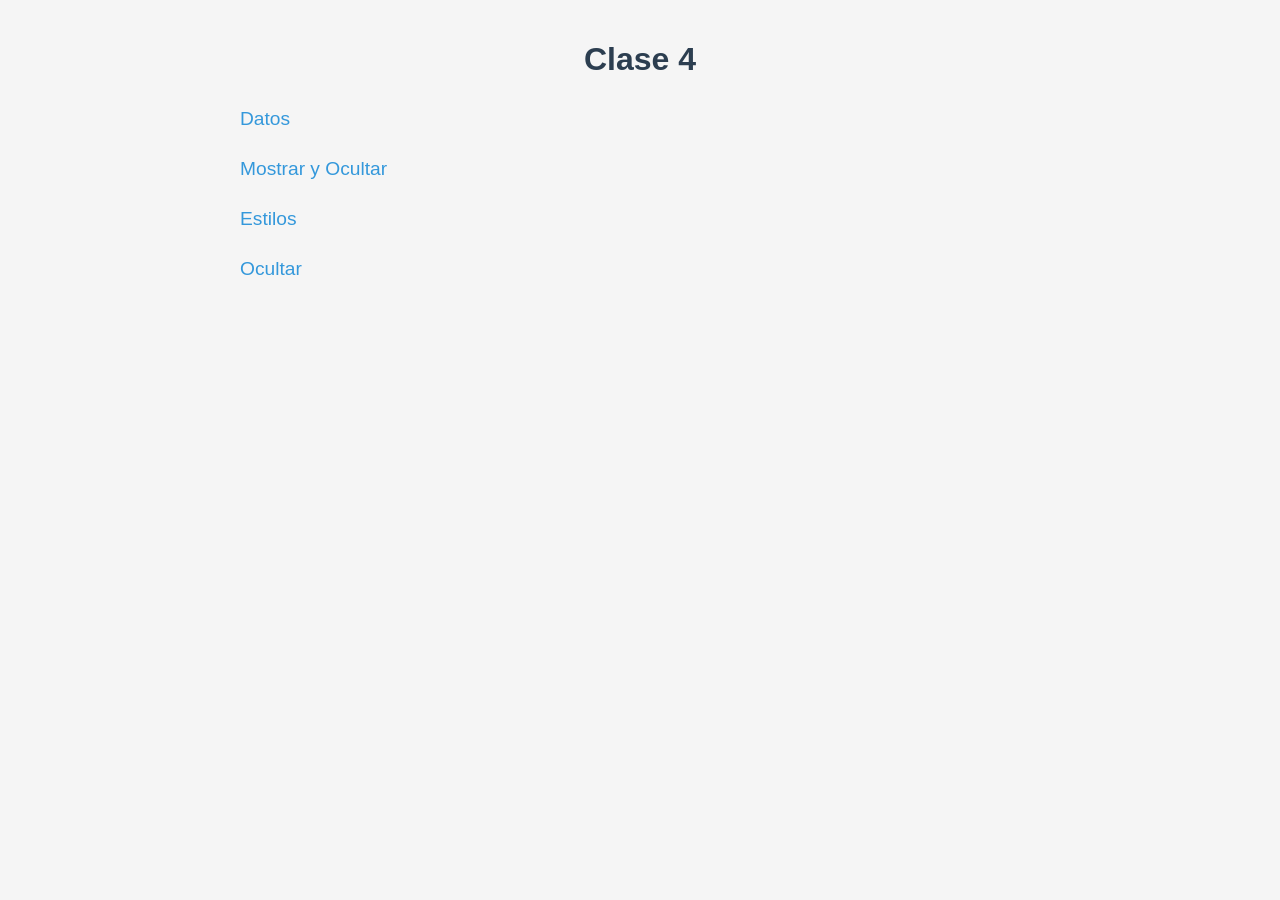
<file: index.html>
<!DOCTYPE html>
<html lang="en">
<head>
    <meta charset="UTF-8">
    <meta name="viewport" content="width=device-width, initial-scale=1.0">
    <title>Clase 4</title>
    <style>
        body {
            font-family: 'Segoe UI', Tahoma, Geneva, Verdana, sans-serif;
            max-width: 800px;
            margin: 0 auto;
            padding: 20px;
            background-color: #f5f5f5;
            color: #333;
        }
        h1 {
            color: #2c3e50;
            text-align: center;
            margin-bottom: 30px;
        }
        a {
            display: block;
            margin-bottom: 10px;
            color: #3498db;
            text-decoration: none;
            font-size: 1.2em;
        }
        a:hover {
            text-decoration: underline;
        }
    </style>
</head>
<body>

    <H1>Clase 4</H1>
    <a href="datos.html">Datos</a> <br>
    <a href="mostrar.html">Mostrar y Ocultar</a> <br>
    <a href="estilos.html">Estilos</a> <br>
    <a href="ocultar.html">Ocultar</a>
</body>
</html>
</file>
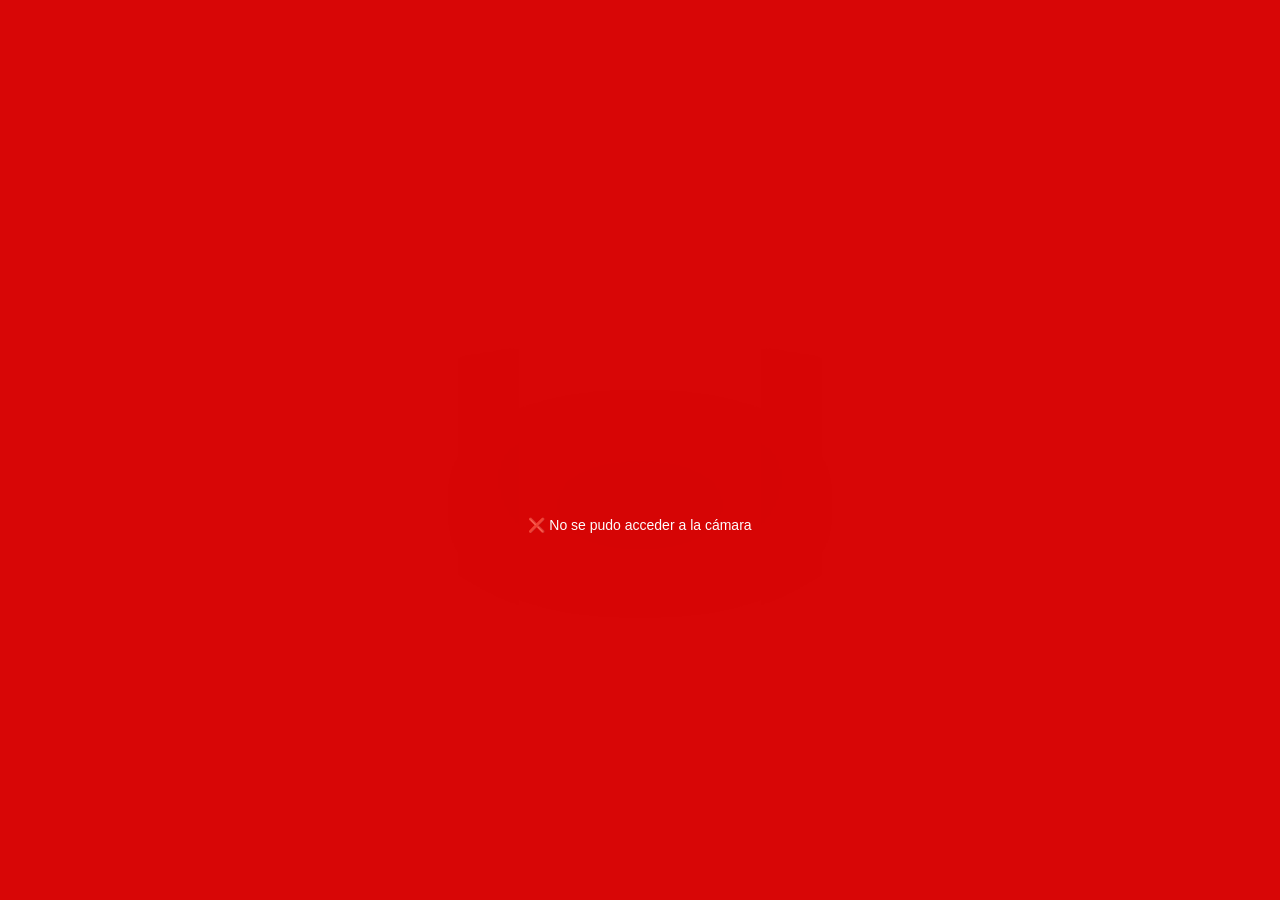
<file: camara.html>
<!DOCTYPE html>
<html lang="es">
<head>
    <meta charset="UTF-8">
    <meta name="viewport" content="width=device-width, initial-scale=1.0">
    <title>Cámara con efecto simple</title>
    <style>
        body {
            margin: 0;
            min-height: 100vh;
            display: flex;
            justify-content: center;
            align-items: center;
            background: #d80606;
            font-family: Arial, sans-serif;
        }
        
        .container {
            text-align: center;
        }
        
        video {
            width: 100%;
            max-width: 640px;
            border-radius: 8px;
            box-shadow: 0 4px 6px rgba(0,0,0,0.3);
            /* Efecto: escala de grises */
            filter:blur(70px)
        }
        
        p {
            color: white;
            margin-top: 10px;
            font-size: 14px;
        }
    </style>
</head>
<body>
    <div class="container">
        <video id="video" autoplay playsinline></video>
        <p>📹 Efecto: Escala de grises</p>
    </div>

    <script>
        // Solicitar acceso a la cámara
        async function iniciarCamara() {
            try {
                const stream = await navigator.mediaDevices.getUserMedia({ video: true });
                const video = document.getElementById('video');
                video.srcObject = stream;
            } catch (error) {
                console.error('Error al acceder a la cámara:', error);
                document.querySelector('p').textContent = '❌ No se pudo acceder a la cámara';
            }
        }

        // Iniciar cuando cargue la página
        iniciarCamara();
    </script>
</body>
</html>
</file>
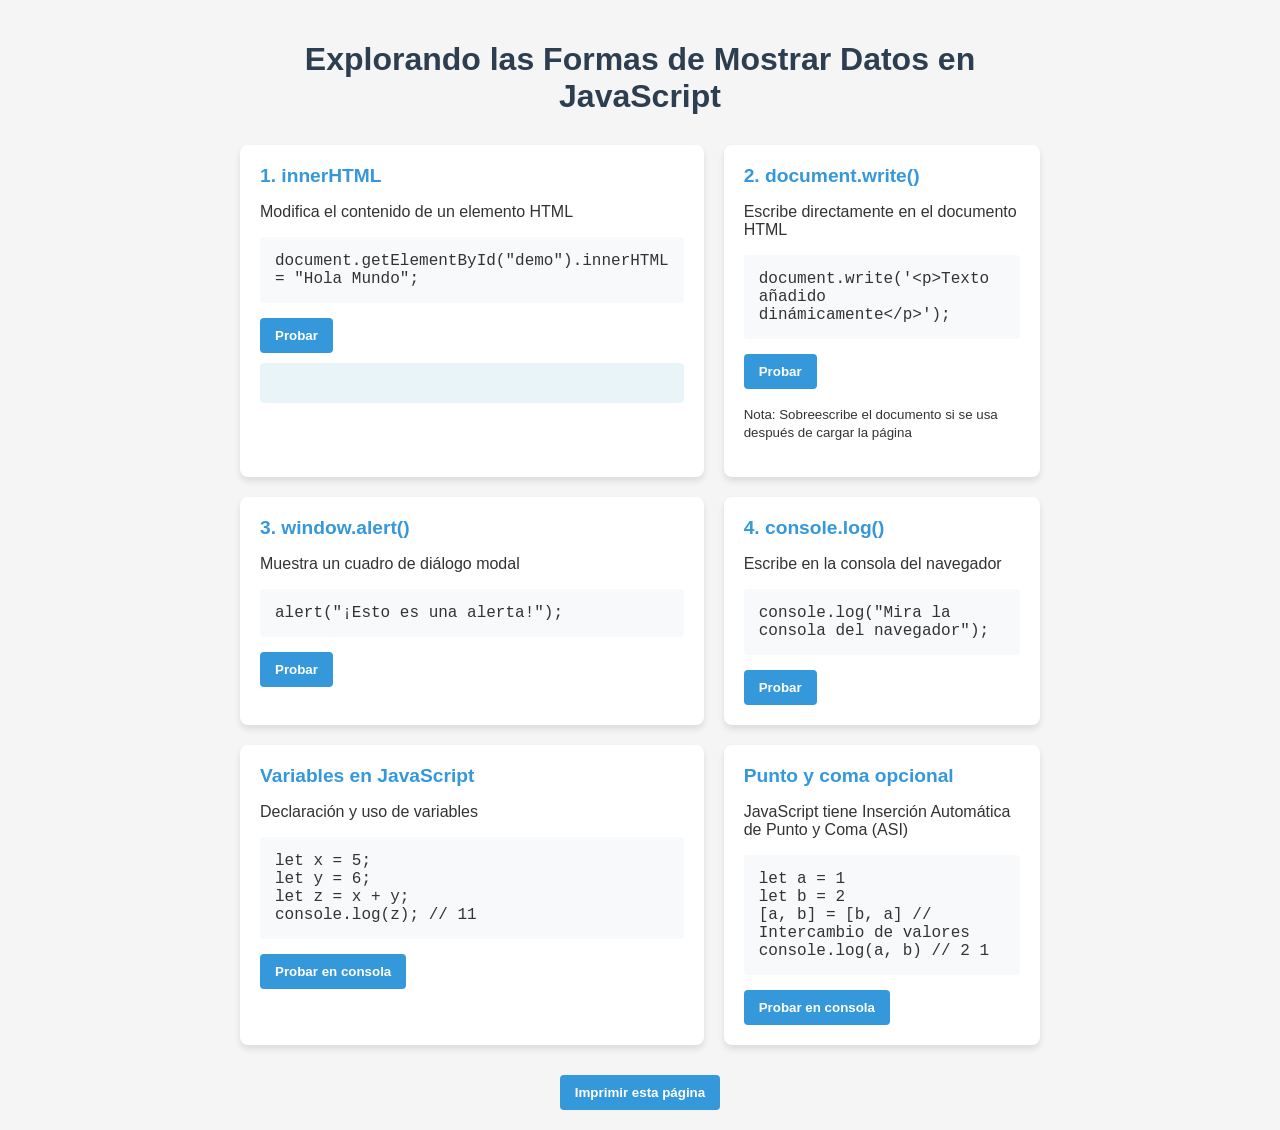
<file: datos.html>
<!DOCTYPE html>
<html lang="es">
<head>
    <meta charset="UTF-8">
    <meta name="viewport" content="width=device-width, initial-scale=1.0">
    <title>Explorando JavaScript</title>
    <style>
        body {
            font-family: 'Segoe UI', Tahoma, Geneva, Verdana, sans-serif;
            max-width: 800px;
            margin: 0 auto;
            padding: 20px;
            background-color: #f5f5f5;
            color: #333;
        }
        h1 {
            color: #2c3e50;
            text-align: center;
            margin-bottom: 30px;
        }
        .container {
            display: grid;
            grid-template-columns: 1fr 1fr;
            gap: 20px;
        }
        .card {
            background-color: white;
            border-radius: 8px;
            padding: 20px;
            box-shadow: 0 4px 6px rgba(0, 0, 0, 0.1);
            transition: transform 0.3s ease;
        }
        .card:hover {
            transform: translateY(-5px);
        }
        .card h2 {
            color: #3498db;
            margin-top: 0;
            font-size: 1.2em;
        }
        button {
            background-color: #3498db;
            color: white;
            border: none;
            padding: 10px 15px;
            border-radius: 4px;
            cursor: pointer;
            font-weight: bold;
            transition: background-color 0.3s;
        }
        button:hover {
            background-color: #2980b9;
        }
        .code-block {
            background-color: #f8f9fa;
            padding: 15px;
            border-radius: 4px;
            font-family: 'Courier New', Courier, monospace;
            overflow-x: auto;
            margin: 15px 0;
        }
        .output {
            background-color: #e8f4f8;
            padding: 10px;
            border-radius: 4px;
            margin-top: 10px;
            min-height: 20px;
        }
        .footer {
            text-align: center;
            margin-top: 30px;
            font-style: italic;
            color: #7f8c8d;
        }
        .highlight {
            animation: highlight 2s;
        }
        @keyframes highlight {
            0% { background-color: #ede7ff; }
            100% { background-color: rgb(211, 20, 20); }
        }
    </style>
</head>
<body>
    <h1>Explorando las Formas de Mostrar Datos en JavaScript</h1>
    
    <div class="container">
        <!-- innerHTML -->
        <div class="card" id="innerHTML-card">
            <h2>1. innerHTML</h2>
            <p>Modifica el contenido de un elemento HTML</p>
            <div class="code-block">
                document.getElementById("demo").innerHTML = "Hola Mundo";
            </div>
            <button onclick="demoInnerHTML()">Probar</button>
            <div class="output" id="demo"></div>
        </div>
        
        <!-- document.write() -->
        <div class="card">
            <h2>2. document.write()</h2>
            <p>Escribe directamente en el documento HTML</p>
            <div class="code-block">
                document.write('&lt;p&gt;Texto añadido dinámicamente&lt;/p&gt;');
            </div>
            <button onclick="demoDocumentWrite()">Probar</button>
            <p><small>Nota: Sobreescribe el documento si se usa después de cargar la página</small></p>
        </div>
        
        <!-- window.alert() -->
        <div class="card">
            <h2>3. window.alert()</h2>
            <p>Muestra un cuadro de diálogo modal</p>
            <div class="code-block">
                alert("¡Esto es una alerta!");
            </div>
            <button onclick="demoAlert()">Probar</button>
        </div>
        
        <!-- console.log() -->
        <div class="card">
            <h2>4. console.log()</h2>
            <p>Escribe en la consola del navegador</p>
            <div class="code-block">
                console.log("Mira la consola del navegador");
            </div>
            <button onclick="demoConsoleLog()">Probar</button>
        </div>
        
        <!-- Variables -->
        <div class="card">
            <h2>Variables en JavaScript</h2>
            <p>Declaración y uso de variables</p>
            <div class="code-block">
                let x = 5;<br>
                let y = 6;<br>
                let z = x + y;<br>
                console.log(z); // 11
            </div>
            <button onclick="demoVariables()">Probar en consola</button>
        </div>
        
        <!-- Punto y coma -->
        <div class="card">
            <h2>Punto y coma opcional</h2>
            <p>JavaScript tiene Inserción Automática de Punto y Coma (ASI)</p>
            <div class="code-block">
                let a = 1<br>
                let b = 2<br>
                [a, b] = [b, a] // Intercambio de valores<br>
                console.log(a, b) // 2 1
            </div>
            <button onclick="demoSemicolon()">Probar en consola</button>
        </div>
    </div>
    
    <!-- Impresión -->
    <div style="text-align: center; margin-top: 30px;">
        <button onclick="window.print()">Imprimir esta página</button>
    </div>
    
    <script>
        // Función para innerHTML
        function demoInnerHTML() {
            const card = document.getElementById("innerHTML-card")
            card.classList.add("highlight")
            setTimeout(() => card.classList.remove("highlight"), 2000)
            
            document.getElementById("demo").innerHTML = `
                <strong>¡Funciona!</strong> La suma de 5 + 6 es ${5 + 6}.
                <br><small>${new Date().toLocaleTimeString()}</small>
            `
        }
        
        // Función para document.write()
        function demoDocumentWrite() {
            document.write(`
                <div style="padding:20px;background:#e3f2fd;border-radius:8px;">
                    <h2>Document.write() en acción</h2>
                    <p>Este contenido se ha añadido dinámicamente.</p>
                    <p>5 + 6 = ${5 + 6}</p>
                    <button onclick="window.location.reload()">Volver</button>
                </div>
            `)
        }
        
        // Función para alert()
        function demoAlert() {
            alert(`¡Alerta! La suma de 7 + 8 es ${7 + 8}`)
        }
        
        // Función para console.log()
        function demoConsoleLog() {
            console.log("%c¡Hola desde la consola!", 
                "color: white; background: linear-gradient(90deg, #3498db, #2ecc71); padding: 5px 10px; border-radius: 3px;")
            console.log("Puedes inspeccionar elementos, ver errores y mucho más aquí.")
            console.table([
                { Método: "innerHTML", Uso: "Modificar elementos HTML" },
                { Método: "document.write()", Uso: "Escribir en el documento" },
                { Método: "alert()", Uso: "Mostrar alertas" },
                { Método: "console.log()", Uso: "Depuración" }
            ])
        }
        
        // Función para variables
        function demoVariables() {
            let x = 5
            let y = 6
            let z = x + y
            
            console.group("Demo de Variables")
            console.log("x =", x)
            console.log("y =", y)
            console.log("z = x + y =", z)
            console.groupEnd()
        }
        
        // Función para punto y coma
        function demoSemicolon() {
            let a = 1
            let b = 2
            
            console.group("Demo de Punto y Coma")
            console.log("Antes del intercambio: a =", a, "b =", b)
            
            // Intercambio de valores sin punto y coma
            [a, b] = [b, a]
            
            console.log("Después del intercambio: a =", a, "b =", b)
            console.log("JavaScript interpretó correctamente el código sin punto y coma")
            console.groupEnd()
        }
    </script>
</body>
</html>
</file>
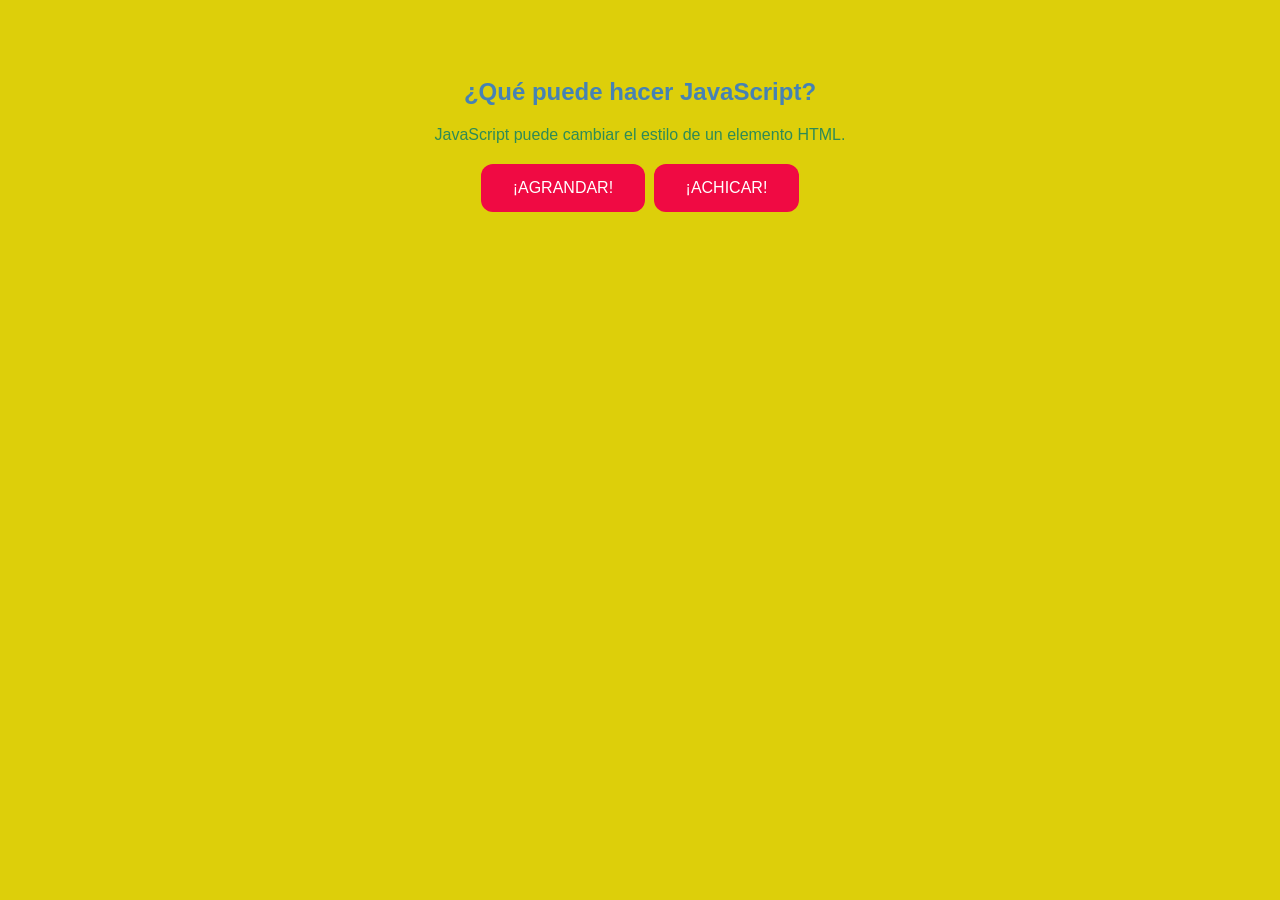
<file: estilo.html>
<!DOCTYPE html>
<html lang="es">
<head>
    <meta charset="UTF-8">
    <meta name="viewport" content="width=device-width, initial-scale=1.0">
    <title>Ejemplo JavaScript + CSS</title>
    <style>
        /* Estilos generales de la página */
        body {
            font-family: Arial, sans-serif;
            background-color: #ddcf0a; /* Color de fondo azul claro */
            text-align: center;
            padding: 50px;
        }
        
        /* Estilos del título */
        h2 {
            color: #4682b4; /* Color azul acero */
        }
        
        /* Estilos del párrafo con id "mensaje" */
        #mensaje {
            color: #2e8b57; /* Color verde marino */
            transition: font-size 0.5s ease; /* Transición suave del tamaño de fuente */
        }
        
        /* Estilos del botón */
        button {
            background-color: hsl(345, 92%, 49%); /* Color de fondo verde */
            color: white; /* Texto en color blanco */
            padding: 15px 32px; /* Espaciado interno */
            text-align: center;
            text-decoration: none;
            display: inline-block;
            font-size: 16px;
            margin: 4px 2px;
            cursor: pointer;
            border: none;
            border-radius: 12px; /* Bordes redondeados */
            transition: background-color 1s ease; /* Cambio de color suave */
        }
        
        /* Cambio de color cuando el mouse está sobre el botón */
        button:hover {
            background-color: #7909f8;
        }
    </style>
</head>
<body>

    <h2>¿Qué puede hacer JavaScript?</h2>

    <p id="mensaje">JavaScript puede cambiar el estilo de un elemento HTML.</p>

    <!-- Botón que cambia el tamaño del texto al hacer clic -->
    <button type="button" onclick="document.getElementById('mensaje').style.fontSize='35px'">
        ¡AGRANDAR!
    </button>
     <button type="button" onclick="document.getElementById('mensaje').style.fontSize='12px'">
        ¡ACHICAR!
    </button>

</body>
</html>
</file>
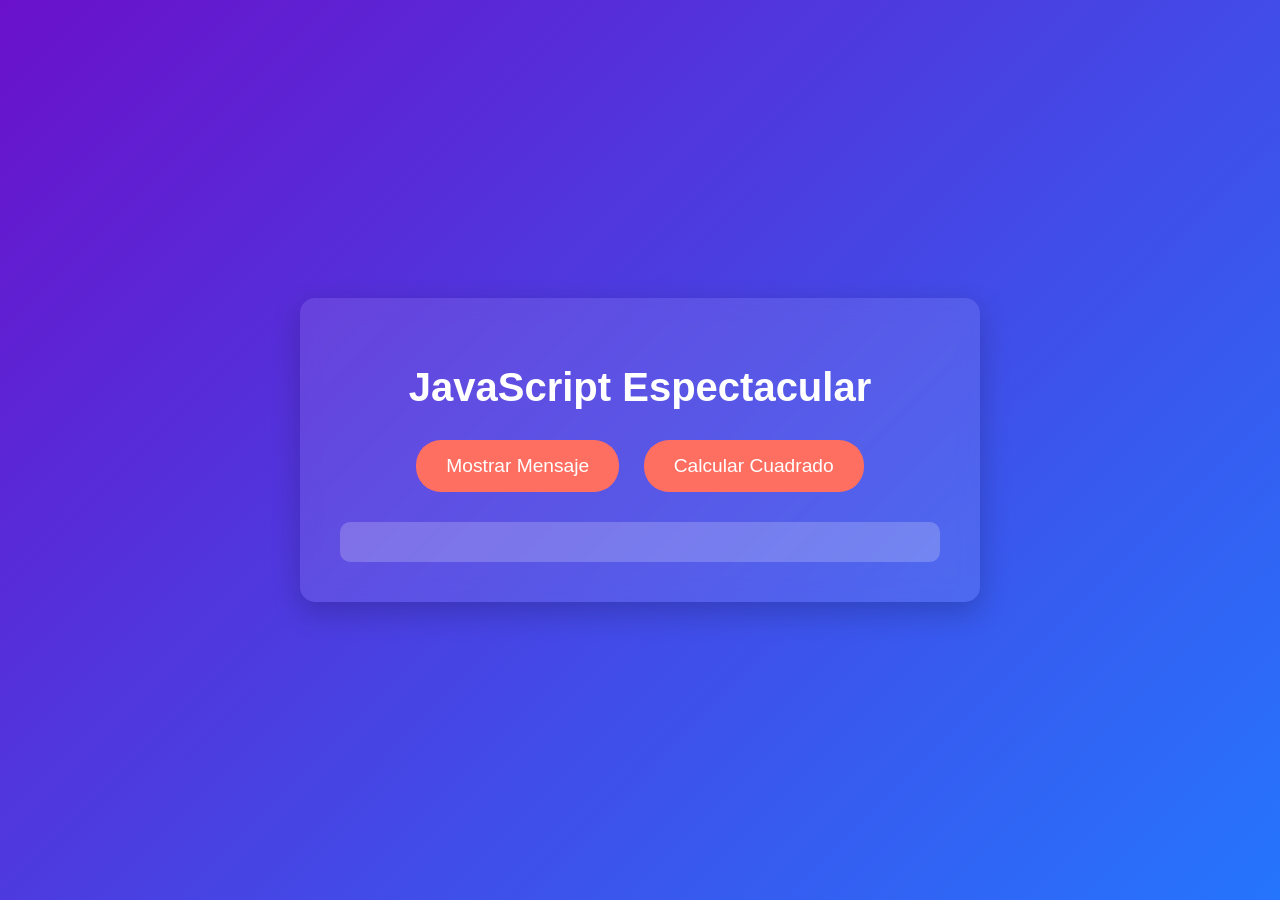
<file: funciones.html>
<!DOCTYPE html>
<html lang="es">
<head>
    <meta charset="UTF-8">
    <meta name="viewport" content="width=device-width, initial-scale=1.0">
    <title>JavaScript Espectacular</title>
    <style>
        body {
            font-family: 'Arial', sans-serif;
            background: linear-gradient(135deg, #6a11cb, #2575fc);
            display: flex;
            justify-content: center;
            align-items: center;
            height: 100vh;
            margin: 0;
            color: #fff;
        }

        .container {
            text-align: center;
            background: rgba(255, 255, 255, 0.1);
            padding: 40px;
            border-radius: 15px;
            box-shadow: 0 10px 30px rgba(0, 0, 0, 0.2);
            backdrop-filter: blur(10px);
            max-width: 600px;
            width: 100%;
        }

        h1 {
            font-size: 2.5em;
            margin-bottom: 20px;
        }

        p {
            font-size: 1.2em;
            margin-bottom: 20px;
        }

        .button {
            background-color: #ff6f61;
            color: white;
            padding: 15px 30px;
            border: none;
            border-radius: 25px;
            font-size: 1.2em;
            cursor: pointer;
            transition: background-color 0.3s ease, transform 0.3s ease;
            margin: 10px;
        }

        .button:hover {
            background-color: #ff3b2f;
            transform: scale(1.1);
        }

        .output {
            margin-top: 20px;
            padding: 20px;
            background: rgba(255, 255, 255, 0.2);
            border-radius: 10px;
            color: #fff;
            font-size: 1.1em;
        }
    </style>
</head>
<body>
    <div class="container">
        <h1>JavaScript Espectacular</h1>

        <!-- Funciones -->
        <button class="button" onclick="showMessage()">Mostrar Mensaje</button>
        <button class="button" onclick="calculateSquare()">Calcular Cuadrado</button>

        <!-- Salida dinámica -->
        <div class="output" id="output"></div>
    </div>

    <script>
        // Funciones
        function showMessage() {
            document.getElementById("output").textContent = "¡Hola! Este es un mensaje desde una función.";
        }

        function calculateSquare() {
            let number = prompt("Ingresa un número para calcular su cuadrado:");
            if (number !== null) {
                let result = number ** 2;
                document.getElementById("output").textContent = `El cuadrado de ${number} es: ${result}`;
            }
        }
    </script>
</body>
</html>
</file>
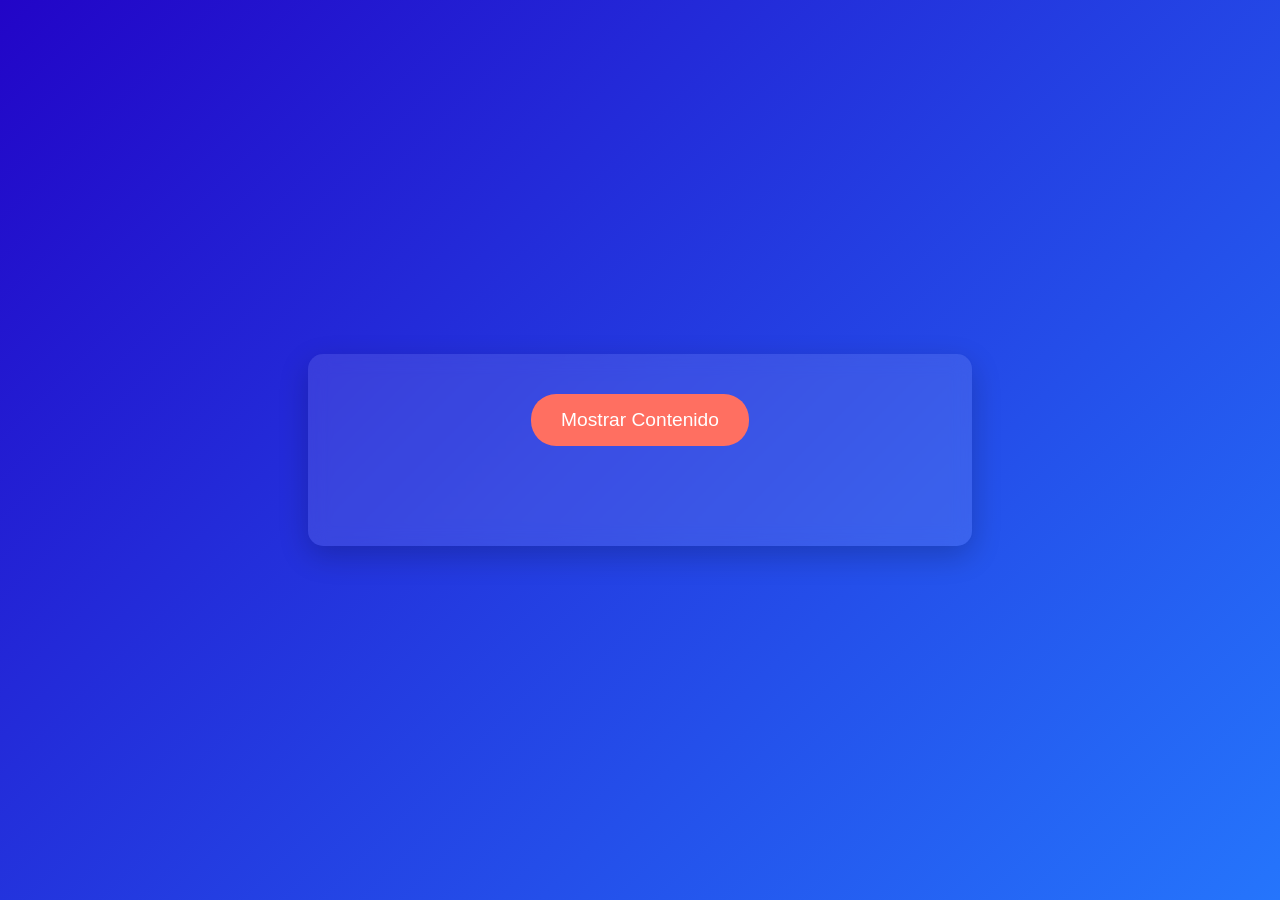
<file: mostrar.html>
<!DOCTYPE html>
<html lang="es">
    <link rel="stylesheet" href="mostrar.css">
<head>
    <meta charset="UTF-8">
    <meta name="viewport" content="width=device-width, initial-scale=1.0">
    <title>Mostrar y Ocultar con Estilo</title>

</head>
<body>
    <div class="container">
        <button id="toggleButton">Mostrar Contenido</button>
        <div id="content">
            ¡Este es un contenido espectacular que aparece y desaparece con estilo! 🌟
        </div>
    </div>
<script src="mostrar.js"></script>
    
</body>
</html>
</file>
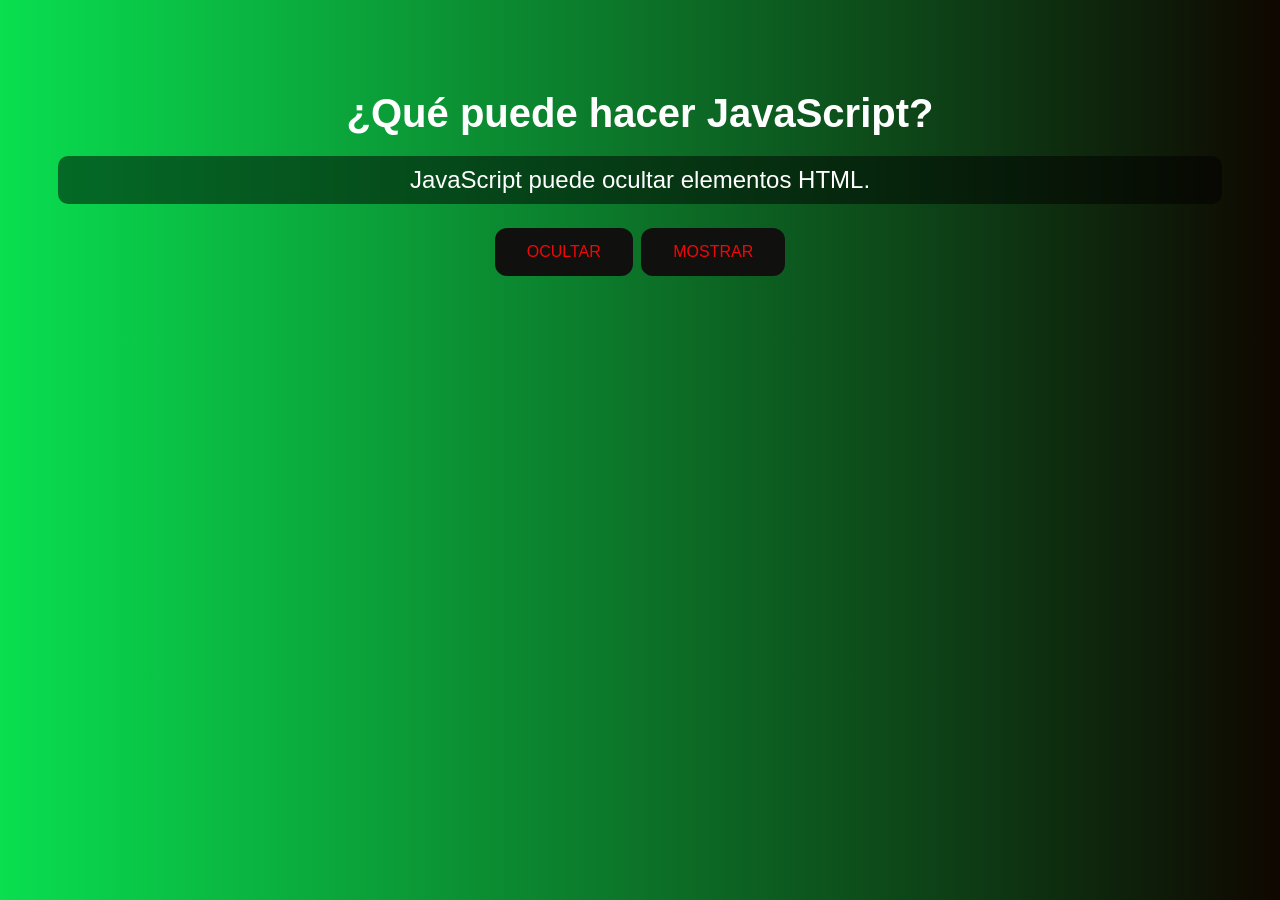
<file: ocultar.html>
<!DOCTYPE html>
<html lang="es">
<head>
    <meta charset="UTF-8">
    <meta name="viewport" content="width=device-width, initial-scale=1.0">
    <style>
        /* Estilos generales de la página */
        body {
            font-family: 'Segoe UI', Tahoma, Geneva, Verdana, sans-serif;
            background: linear-gradient(to right, #09df50, #0f0701); /* Fondo con degradado */
            text-align: center;
            padding: 50px;
            color: white;
        }
        
        /* Estilos del título */
        h2 {
            font-size: 2.5em;
            margin-bottom: 20px;
        }
        
        /* Estilos del párrafo con id "mensaje" */
        #mensaje {
            font-size: 1.5em;
            margin: 20px 0;
            padding: 10px;
            background-color: rgba(0, 0, 0, 0.5);
            border-radius: 10px;
            transition: opacity 0.5s ease, transform 0.5s ease;
        }
        
        /* Estilos del botón */
        button {
            background-color: #10110f; /* Color de fondo verde */
            color: rgb(240, 8, 8);
            padding: 15px 32px;
            text-align: center;
            text-decoration: none;
            display: inline-block;
            font-size: 16px;
            margin: 4px 2px;
            cursor: pointer;
            border: none;
            border-radius: 12px; /* Bordes redondeados */
            transition: background-color 0.3s ease, transform 0.3s ease;
        }
        
        /* Cambio de estilo cuando el mouse está sobre el botón */
        button:hover {
            background-color: #2432f0;
            transform: scale(1.1);
        }
    </style>
</head>
<body>

    <h2>¿Qué puede hacer JavaScript?</h2>

    <p id="mensaje">JavaScript puede ocultar elementos HTML.</p>

    <!-- Botón que oculta el párrafo al hacer clic -->
    <button type="button" onclick="ocultarElemento()">OCULTAR</button>
    <button type="button" onclick="mostrarElemento()">MOSTRAR</button>
    <script>
        function ocultarElemento() {
            var elemento = document.getElementById('mensaje');
            elemento.style.opacity = '0';
            elemento.style.transform = 'scale(0.5)';
            setTimeout(function() {
                elemento.style.display = 'none';
            }, 500);
        }
        function mostrarElemento(){
             var elemento = document.getElementById('mensaje');
            elemento.style.opacity = '10';
            elemento.style.transform = 'scale(1)';
            setTimeout(function() {
                elemento.style.display = 'block';
            }, 500);

        }
    </script>

</body>
</html>
</file>
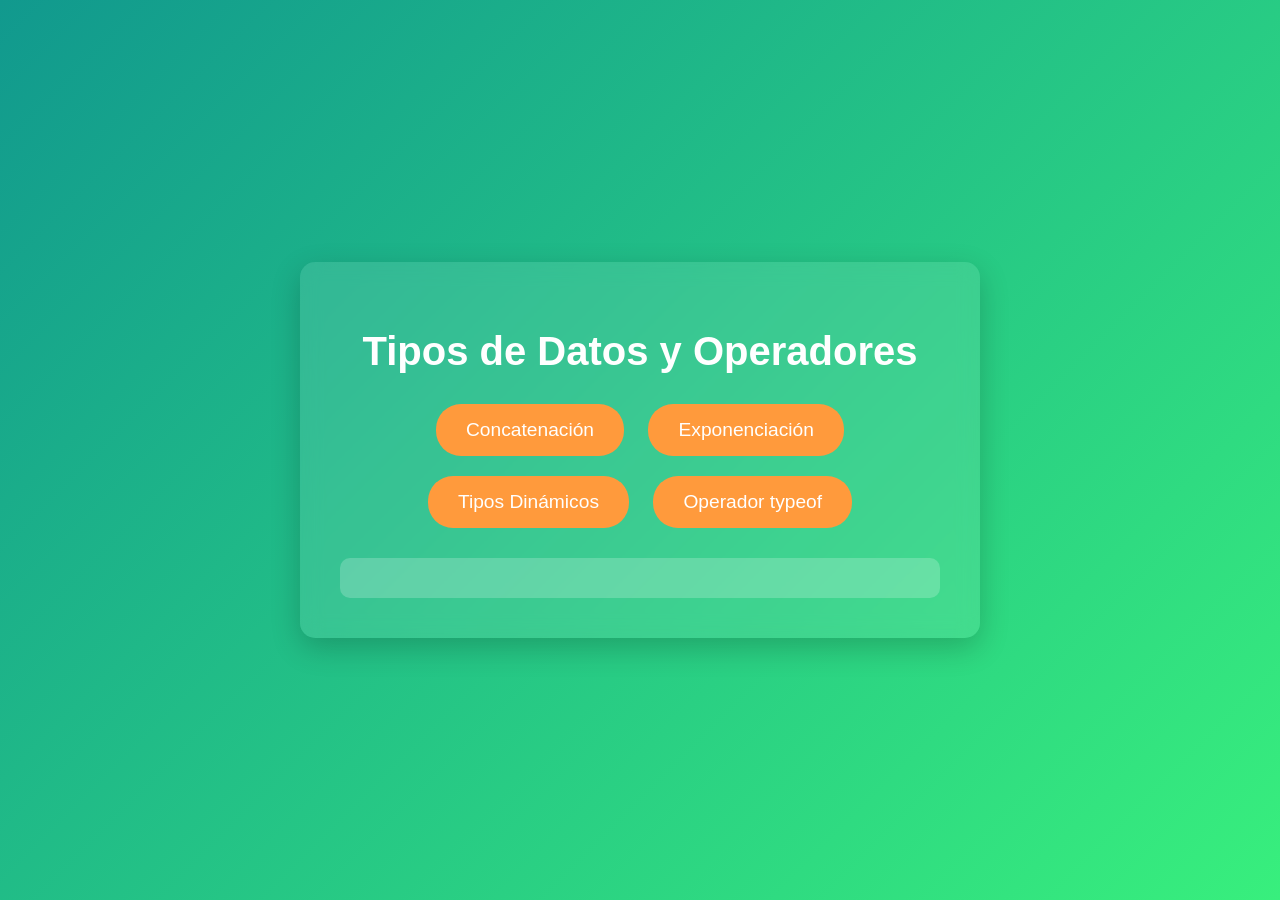
<file: tipos.html>
<!DOCTYPE html>
<html lang="es">
<head>
    <meta charset="UTF-8">
    <meta name="viewport" content="width=device-width, initial-scale=1.0">
    <title>Tipos de Datos y Operadores en JS</title>
    <style>
        body {
            font-family: 'Arial', sans-serif;
            background: linear-gradient(135deg, #11998e, #38ef7d);
            display: flex;
            justify-content: center;
            align-items: center;
            height: 100vh;
            margin: 0;
            color: #fff;
        }

        .container {
            text-align: center;
            background: rgba(255, 255, 255, 0.1);
            padding: 40px;
            border-radius: 15px;
            box-shadow: 0 10px 30px rgba(0, 0, 0, 0.2);
            backdrop-filter: blur(10px);
            max-width: 600px;
            width: 100%;
        }

        h1 {
            font-size: 2.5em;
            margin-bottom: 20px;
        }

        p {
            font-size: 1.2em;
            margin-bottom: 20px;
        }

        .button {
            background-color: #ff9a3c;
            color: white;
            padding: 15px 30px;
            border: none;
            border-radius: 25px;
            font-size: 1.2em;
            cursor: pointer;
            transition: background-color 0.3s ease, transform 0.3s ease;
            margin: 10px;
        }

        .button:hover {
            background-color: #ff6f3c;
            transform: scale(1.1);
        }

        .output {
            margin-top: 20px;
            padding: 20px;
            background: rgba(255, 255, 255, 0.2);
            border-radius: 10px;
            color: #fff;
            font-size: 1.1em;
            text-align: left;
        }
    </style>
</head>
<body>
    <div class="container">
        <h1>Tipos de Datos y Operadores</h1>

        <!-- Botones de demostración -->
        <button class="button" onclick="showConcatenation()">Concatenación</button>
        <button class="button" onclick="showExponentiation()">Exponenciación</button>
        <button class="button" onclick="showDynamicTypes()">Tipos Dinámicos</button>
        <button class="button" onclick="showTypeof()">Operador typeof</button>

        <!-- Salida dinámica -->
        <div class="output" id="output"></div>
    </div>

    <script>
        // Función para limpiar y preparar la salida
        function prepareOutput() {
            document.getElementById("output").innerHTML = "";
        }

        // 1. Demostración de concatenación
        function showConcatenation() {
            prepareOutput();
            let output = document.getElementById("output");
            
            let firstName = "Juan";
            let lastName = "Pérez";
            let fullName = firstName + " " + lastName;
            
            output.innerHTML += `<p><strong>Concatenación de cadenas:</strong></p>`;
            output.innerHTML += `<p>firstName = "${firstName}"</p>`;
            output.innerHTML += `<p>lastName = "${lastName}"</p>`;
            output.innerHTML += `<p>fullName = firstName + " " + lastName</p>`;
            output.innerHTML += `<p>Resultado: <strong>"${fullName}"</strong></p>`;
        }

        // 2. Demostración de exponenciación
        function showExponentiation() {
            prepareOutput();
            let output = document.getElementById("output");
            
            let base = 5;
            let exponent = 3;
            let result = base ** exponent;
            
            output.innerHTML += `<p><strong>Exponenciación:</strong></p>`;
            output.innerHTML += `<p>base = ${base}</p>`;
            output.innerHTML += `<p>exponent = ${exponent}</p>`;
            output.innerHTML += `<p>result = base ** exponent</p>`;
            output.innerHTML += `<p>Resultado: <strong>${result}</strong> (${base} elevado a la ${exponent} potencia)</p>`;
        }

        // 3. Demostración de tipos dinámicos
        function showDynamicTypes() {
            prepareOutput();
            let output = document.getElementById("output");
            
            let VariableDinamica;
            
            output.innerHTML += `<p><strong>Tipos de datos dinámicos:</strong></p>`;
            
            VariableDinamica = "Soy una cadena";
            output.innerHTML += `<p>VariableDinamica = "${VariableDinamica}" (${typeof VariableDinamica})</p>`;
            
            VariableDinamica = 42;
            output.innerHTML += `<p>VariableDinamica = ${VariableDinamica} (${typeof VariableDinamica})</p>`;
            
            VariableDinamica = true;
            output.innerHTML += `<p>VariableDinamica = ${VariableDinamica} (${typeof VariableDinamica})</p>`;
            
            VariableDinamica = {nombre: "Ana", edad: 30};
            output.innerHTML += `<p>VariableDinamica = ${JSON.stringify(VariableDinamica)} (${typeof VariableDinamica})</p>`;
        }

        // 4. Demostración del operador typeof
        function showTypeof() {
            prepareOutput();
            let output = document.getElementById("output");
            
            output.innerHTML += `<p><strong>Operador typeof:</strong></p>`;
            output.innerHTML += `<p>typeof "Hola" → <strong>"${typeof "Hola"}"</strong></p>`;
            output.innerHTML += `<p>typeof 123 → <strong>"${typeof 123}"</strong></p>`;
            output.innerHTML += `<p>typeof true → <strong>"${typeof true}"</strong></p>`;
            output.innerHTML += `<p>typeof {a: 1} → <strong>"${typeof {a: 1}}"</strong></p>`;
            output.innerHTML += `<p>typeof undefined → <strong>"${typeof undefined}"</strong></p>`;
        }
    </script>
</body>
</html>
</file>
<file: mostrar.css>
body {
            font-family: 'Arial', sans-serif;
            background: linear-gradient(135deg, #2205c7, #2575fc);
            display: flex;
            justify-content: center;
            align-items: center;
            height: 100vh;
            margin: 0;
            color: #fff;
        }

        .container {
            text-align: center;
            background: rgba(255, 255, 255, 0.1);
            padding: 40px;
            border-radius: 15px;
            box-shadow: 0 10px 30px rgba(0, 0, 0, 0.2);
            backdrop-filter: blur(10px);
        }

        #toggleButton {
            background-color: #ff6f61;
            color: white;
            padding: 15px 30px;
            border: none;
            border-radius: 25px;
            font-size: 1.2em;
            cursor: pointer;
            transition: background-color 0.3s ease, transform 0.3s ease;
        }

        #toggleButton:hover {
            background-color: #2fff63;
            transform: scale(1.1);
        }

        #content {
            margin-top: 20px;
            padding: 20px;
            background: rgba(255, 255, 255, 0.2);
            border-radius: 10px;
            color: #fff;
            overflow: hidden;
            max-height: 0;
            opacity: 0;
            transition: max-height 0.5s ease, opacity 0.5s ease, padding 0.5s ease;
        }

        #content.visible {
            max-height: 200px; /* Ajusta según el contenido */
            opacity: 1;
            padding: 20px;
        }
</file>
